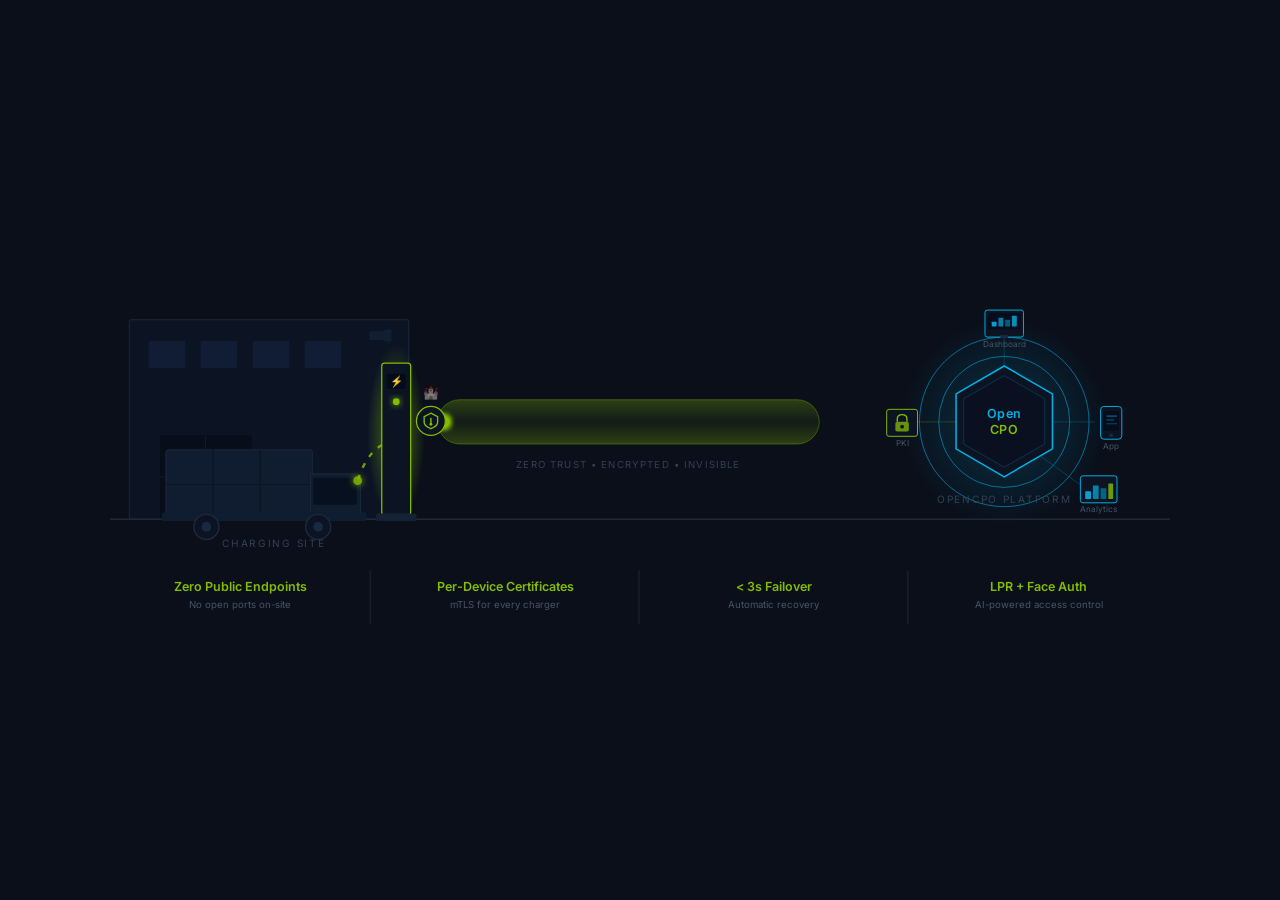
<file: architecture-diagram.html>
<!DOCTYPE html>
<html lang="en">
<head>
<meta charset="UTF-8">
<meta name="viewport" content="width=device-width, initial-scale=1.0">
<title>OpenCPO — Secure by Design</title>
<style>
@import url('https://fonts.googleapis.com/css2?family=Inter:wght@400;500;600&display=swap');
*{margin:0;padding:0;box-sizing:border-box}
body{background:#0a0f1a;display:flex;justify-content:center;align-items:center;min-height:100vh;font-family:Inter,sans-serif}
.wrap{width:100%;max-width:1100px;padding:20px}
svg{width:100%;height:auto;display:block}

@keyframes flow{
  0%  {transform:translateX(0);opacity:0}
  8%  {opacity:.9}
  92% {opacity:.9}
  100%{transform:translateX(392px);opacity:0}
}
.p1{animation:flow 3.2s  0.0s  linear infinite}
.p2{animation:flow 3.2s -0.53s linear infinite}
.p3{animation:flow 3.2s -1.07s linear infinite}
.p4{animation:flow 3.2s -1.60s linear infinite}
.p5{animation:flow 3.2s -2.13s linear infinite}
.p6{animation:flow 3.2s -2.67s linear infinite}

@keyframes chargeGlow{0%,100%{opacity:.35}50%{opacity:.85}}
.cg{animation:chargeGlow 2s ease-in-out infinite}

@keyframes cableFlow{from{stroke-dashoffset:24}to{stroke-dashoffset:0}}
.cable{stroke-dasharray:5 8;animation:cableFlow 1.3s linear infinite}

@keyframes shimmer{0%,100%{opacity:.12}50%{opacity:.3}}
.ch{animation:shimmer 4s ease-in-out infinite}

@keyframes ring1{0%,100%{opacity:.12}50%{opacity:.38}}
@keyframes ring2{0%,100%{opacity:.22}50%{opacity:.55}}
.hr1{animation:ring1 3.5s ease-in-out infinite}
.hr2{animation:ring2 3.5s ease-in-out -1.75s infinite}

@keyframes hubBreath{0%,100%{opacity:.8}50%{opacity:1}}
.hex{animation:hubBreath 3s ease-in-out infinite}

@keyframes iconGlow{0%,100%{opacity:.6}50%{opacity:1}}
.ic1{animation:iconGlow 3s ease-in-out  0.0s  infinite}
.ic2{animation:iconGlow 3s ease-in-out -0.75s infinite}
.ic3{animation:iconGlow 3s ease-in-out -1.5s  infinite}
.ic4{animation:iconGlow 3s ease-in-out -2.25s infinite}

@media(prefers-reduced-motion:reduce){
  .p1,.p2,.p3,.p4,.p5,.p6,.cg,.cable,.ch,.hr1,.hr2,.hex,.ic1,.ic2,.ic3,.ic4{animation:none!important}
}
</style>
</head>
<body>
<div class="wrap">
<svg viewBox="0 0 1100 450" xmlns="http://www.w3.org/2000/svg">
<defs>
  <radialGradient id="cGlow" cx="50%" cy="50%" r="50%">
    <stop offset="0%" stop-color="#84BD00" stop-opacity=".55"/>
    <stop offset="100%" stop-color="#84BD00" stop-opacity="0"/>
  </radialGradient>
  <radialGradient id="hGlow" cx="50%" cy="50%" r="50%">
    <stop offset="0%" stop-color="#00B0E4" stop-opacity=".22"/>
    <stop offset="100%" stop-color="#00B0E4" stop-opacity="0"/>
  </radialGradient>
  <linearGradient id="chanGrad" x1="0" y1="0" x2="0" y2="1">
    <stop offset="0%"   stop-color="#84BD00" stop-opacity=".28"/>
    <stop offset="50%"  stop-color="#84BD00" stop-opacity=".07"/>
    <stop offset="100%" stop-color="#84BD00" stop-opacity=".28"/>
  </linearGradient>
  <filter id="glow" x="-60%" y="-60%" width="220%" height="220%">
    <feGaussianBlur stdDeviation="3.5" result="b"/>
    <feMerge><feMergeNode in="b"/><feMergeNode in="SourceGraphic"/></feMerge>
  </filter>
  <clipPath id="cc">
    <rect x="340" y="173" width="396" height="46" rx="23"/>
  </clipPath>
</defs>

<!-- Background -->
<rect width="1100" height="450" fill="#0a0f1a"/>

<!-- ════════════ LEFT: CHARGING SITE ════════════ -->

<!-- Building silhouette -->
<rect x="20" y="90" width="290" height="207" fill="#0c1424" rx="2" stroke="#1e293b" stroke-width="1"/>
<!-- Windows row -->
<rect x="40" y="112" width="38" height="28" fill="#111d35" rx="1.5"/>
<rect x="94" y="112" width="38" height="28" fill="#111d35" rx="1.5"/>
<rect x="148" y="112" width="38" height="28" fill="#111d35" rx="1.5"/>
<rect x="202" y="112" width="38" height="28" fill="#111d35" rx="1.5"/>
<!-- Loading bay door -->
<rect x="52" y="210" width="95" height="87" fill="#080d1a" rx="1.5"/>
<line x1="99" y1="210" x2="99" y2="297" stroke="#111d35" stroke-width="1"/>
<line x1="52" y1="253" x2="147" y2="253" stroke="#111d35" stroke-width="1"/>

<!-- Camera (subtle, top-right corner of building) -->
<g opacity=".4" transform="translate(269,100)">
  <rect x="0" y="2" width="14" height="9" rx="1.5" fill="#1e2f4a"/>
  <polygon points="14,1 23,0 23,13 14,12" fill="#1e2f4a"/>
</g>

<!-- Ground line -->
<line x1="0" y1="297" x2="1100" y2="297" stroke="#1e293b" stroke-width="1.5"/>

<!-- ── Truck silhouette ── -->
<!-- Cargo box -->
<rect x="58" y="225" width="152" height="72" fill="#101d30" rx="2" stroke="#1e293b" stroke-width="1"/>
<!-- Cargo ribbing (vertical) -->
<line x1="107" y1="225" x2="107" y2="297" stroke="#0c1525" stroke-width="1.5"/>
<line x1="156" y1="225" x2="156" y2="297" stroke="#0c1525" stroke-width="1.5"/>
<!-- Cargo ribbing (horizontal mid) -->
<line x1="58" y1="261" x2="210" y2="261" stroke="#0c1525" stroke-width="1"/>
<!-- Cab (right side, facing right) -->
<path d="M208,250 L254,250 Q260,250 260,256 L260,297 L208,297 Z" fill="#101d30" stroke="#1e293b" stroke-width="1"/>
<!-- Windshield -->
<rect x="211" y="254" width="45" height="28" rx="1" fill="#07101e"/>
<!-- Chassis rail -->
<rect x="54" y="290" width="212" height="9" fill="#0e1d30" rx="1"/>
<!-- Wheels -->
<circle cx="100" cy="305" r="13" fill="#0c1424" stroke="#1e293b" stroke-width="1.5"/>
<circle cx="100" cy="305" r="5" fill="#182a40"/>
<circle cx="216" cy="305" r="13" fill="#0c1424" stroke="#1e293b" stroke-width="1.5"/>
<circle cx="216" cy="305" r="5" fill="#182a40"/>

<!-- ── DC Charger ── -->
<!-- Glow halo -->
<ellipse cx="297" cy="208" rx="30" ry="92" fill="url(#cGlow)" class="cg"/>
<!-- Charger body -->
<rect x="282" y="135" width="30" height="158" fill="#0c1424" rx="3" stroke="#84BD00" stroke-width="1.3"/>
<!-- Screen bezel -->
<rect x="287" y="146" width="20" height="16" rx="2" fill="#040c1c"/>
<!-- Lightning on screen -->
<text x="297" y="158" text-anchor="middle" font-size="11" fill="#84BD00" font-family="sans-serif">⚡</text>
<!-- Status indicator -->
<circle cx="297" cy="175" r="3.5" fill="#84BD00" class="cg" filter="url(#glow)"/>
<!-- Charger base plate -->
<rect x="276" y="291" width="42" height="8" fill="#152234" rx="2"/>

<!-- Charging cable (animated dashes flowing toward truck) -->
<path d="M282,220 C266,230 260,248 257,257" fill="none" stroke="#84BD00" stroke-width="2.5" class="cable" opacity=".85"/>
<!-- Plug connector -->
<circle cx="257" cy="257" r="4.5" fill="#84BD00" opacity=".85" filter="url(#glow)"/>

<!-- Site label -->
<text x="170" y="326" text-anchor="middle" font-family="Inter,sans-serif" font-size="10.5" fill="#334155" letter-spacing="1.8">CHARGING SITE</text>

<!-- ════════════ CENTER: SECURE STREAM ════════════ -->

<!-- Data channel tube -->
<rect x="340" y="173" width="396" height="46" rx="23" fill="url(#chanGrad)" class="ch"/>
<rect x="340" y="173" width="396" height="46" rx="23" fill="none" stroke="#84BD00" stroke-width="1" opacity=".38"/>

<!-- Flowing particles (clipped inside channel) -->
<g clip-path="url(#cc)">
  <circle class="p1" cx="346" cy="196" r="5.5" fill="#84BD00" filter="url(#glow)"/>
  <circle class="p2" cx="346" cy="196" r="5.5" fill="#84BD00" filter="url(#glow)"/>
  <circle class="p3" cx="346" cy="196" r="5.5" fill="#84BD00" filter="url(#glow)"/>
  <circle class="p4" cx="346" cy="196" r="5.5" fill="#84BD00" filter="url(#glow)"/>
  <circle class="p5" cx="346" cy="196" r="5.5" fill="#84BD00" filter="url(#glow)"/>
  <circle class="p6" cx="346" cy="196" r="5.5" fill="#84BD00" filter="url(#glow)"/>
</g>

<!-- Shield at channel entry -->
<g transform="translate(320,182)">
  <circle cx="13" cy="13" r="15" fill="#0c1424" stroke="#84BD00" stroke-width="1.3"/>
  <!-- Shield path -->
  <path d="M13,5 L20,8.5 L20,14.5 Q20,18.5 13,21 Q6,18.5 6,14.5 L6,8.5 Z" fill="none" stroke="#84BD00" stroke-width="1.4"/>
  <!-- Lock mark -->
  <line x1="13" y1="10.5" x2="13" y2="15" stroke="#84BD00" stroke-width="1.5" stroke-linecap="round"/>
  <circle cx="13" cy="16.5" r="1.5" fill="#84BD00"/>
</g>

<!-- Bastion label above shield -->
<text x="325" y="170" font-size="13" font-family="sans-serif" opacity=".65">🏰</text>

<!-- Stream label -->
<text x="538" y="244" text-anchor="middle" font-family="Inter,sans-serif" font-size="10" fill="#334155" letter-spacing="1.2">ZERO TRUST  •  ENCRYPTED  •  INVISIBLE</text>

<!-- ════════════ RIGHT: OPENCPO PLATFORM ════════════ -->

<!-- Radial glow -->
<circle cx="928" cy="196" r="108" fill="url(#hGlow)" class="hr1"/>
<!-- Pulse rings -->
<circle cx="928" cy="196" r="88" fill="none" stroke="#00B0E4" stroke-width=".6" class="hr1"/>
<circle cx="928" cy="196" r="68" fill="none" stroke="#00B0E4" stroke-width=".6" class="hr2"/>

<!-- Hexagon hub outer -->
<polygon points="928,138 978,167 978,224 928,253 878,224 878,167"
  fill="#0c1424" stroke="#00B0E4" stroke-width="1.6" class="hex"/>
<!-- Hexagon hub inner detail -->
<polygon points="928,148 970,172 970,219 928,243 886,219 886,172"
  fill="#080d1a" stroke="#00B0E4" stroke-width=".5" opacity=".45"/>

<!-- OpenCPO logotype in hub -->
<text x="928" y="192" text-anchor="middle" font-family="Inter,sans-serif" font-size="13" font-weight="600" fill="#00B0E4" letter-spacing=".5">Open</text>
<text x="928" y="209" text-anchor="middle" font-family="Inter,sans-serif" font-size="13" font-weight="600" fill="#84BD00" letter-spacing=".5">CPO</text>

<!-- Spoke lines to icons -->
<line x1="928" y1="138" x2="928" y2="108" stroke="#00B0E4" stroke-width=".8" opacity=".3"/>
<line x1="978" y1="196" x2="1022" y2="196" stroke="#00B0E4" stroke-width=".8" opacity=".3"/>
<line x1="966" y1="232" x2="1008" y2="262" stroke="#00B0E4" stroke-width=".8" opacity=".3"/>
<line x1="878" y1="196" x2="836" y2="196" stroke="#84BD00" stroke-width=".8" opacity=".3"/>

<!-- Dashboard icon — top -->
<g class="ic1" transform="translate(908,80)">
  <rect x="0" y="0" width="40" height="28" rx="2.5" fill="#0c1424" stroke="#00B0E4" stroke-width="1"/>
  <rect x="3" y="3" width="34" height="17" fill="#050c1c" rx="1"/>
  <!-- Mini bar chart inside screen -->
  <rect x="7"  y="12" width="5" height="5" fill="#00B0E4" rx=".5" opacity=".9"/>
  <rect x="14" y="8"  width="5" height="9" fill="#00B0E4" rx=".5" opacity=".7"/>
  <rect x="21" y="10" width="5" height="7" fill="#00B0E4" rx=".5" opacity=".5"/>
  <rect x="28" y="6"  width="5" height="11" fill="#00B0E4" rx=".5" opacity=".8"/>
  <!-- Stand -->
  <rect x="16" y="26" width="8" height="3" fill="#1e293b"/>
  <text x="20" y="38" text-anchor="middle" font-family="Inter,sans-serif" font-size="8.5" fill="#475569">Dashboard</text>
</g>

<!-- Driver App icon — right -->
<g class="ic2" transform="translate(1028,180)">
  <rect x="0" y="0" width="22" height="34" rx="3.5" fill="#0c1424" stroke="#00B0E4" stroke-width="1"/>
  <rect x="3" y="5" width="16" height="20" fill="#050c1c" rx="1"/>
  <!-- Screen content lines -->
  <line x1="6" y1="10" x2="17" y2="10" stroke="#00B0E4" stroke-width="1" opacity=".7"/>
  <line x1="6" y1="14" x2="14" y2="14" stroke="#00B0E4" stroke-width="1" opacity=".5"/>
  <line x1="6" y1="18" x2="17" y2="18" stroke="#00B0E4" stroke-width="1" opacity=".4"/>
  <circle cx="11" cy="30" r="2" fill="#182a40"/>
  <text x="11" y="44" text-anchor="middle" font-family="Inter,sans-serif" font-size="8.5" fill="#475569">App</text>
</g>

<!-- Analytics icon — bottom right -->
<g class="ic3" transform="translate(1007,252)">
  <rect x="0" y="0" width="38" height="28" rx="2.5" fill="#0c1424" stroke="#00B0E4" stroke-width="1"/>
  <!-- Bar chart bars -->
  <rect x="5"  y="16" width="6" height="8"  fill="#00B0E4" rx=".5" opacity=".9"/>
  <rect x="13" y="10" width="6" height="14" fill="#00B0E4" rx=".5" opacity=".7"/>
  <rect x="21" y="13" width="6" height="11" fill="#00B0E4" rx=".5" opacity=".5"/>
  <rect x="29" y="8"  width="5" height="16" fill="#84BD00" rx=".5" opacity=".8"/>
  <text x="19" y="38" text-anchor="middle" font-family="Inter,sans-serif" font-size="8.5" fill="#475569">Analytics</text>
</g>

<!-- PKI icon — left -->
<g class="ic4" transform="translate(806,183)">
  <rect x="0" y="0" width="32" height="28" rx="2.5" fill="#0c1424" stroke="#84BD00" stroke-width="1"/>
  <!-- Lock body -->
  <path d="M11,13 L11,10 Q11,5.5 16,5.5 Q21,5.5 21,10 L21,13" fill="none" stroke="#84BD00" stroke-width="1.4"/>
  <rect x="9" y="13" width="14" height="10" rx="2" fill="#84BD00" opacity=".75"/>
  <circle cx="16" cy="18" r="2" fill="#0c1424"/>
  <text x="16" y="38" text-anchor="middle" font-family="Inter,sans-serif" font-size="8.5" fill="#475569">PKI</text>
</g>

<!-- Platform label -->
<text x="928" y="280" text-anchor="middle" font-family="Inter,sans-serif" font-size="10.5" fill="#334155" letter-spacing="1.8">OPENCPO PLATFORM</text>

<!-- ════════════ STATS ROW ════════════ -->
<g transform="translate(0,348)">
  <!-- Separator lines -->
  <line x1="270" y1="2" x2="270" y2="58" stroke="#1e293b" stroke-width="1"/>
  <line x1="549" y1="2" x2="549" y2="58" stroke="#1e293b" stroke-width="1"/>
  <line x1="828" y1="2" x2="828" y2="58" stroke="#1e293b" stroke-width="1"/>
  <!-- Stat 1 -->
  <text x="135" y="24" text-anchor="middle" font-family="Inter,sans-serif" font-size="13" font-weight="600" fill="#84BD00">Zero Public Endpoints</text>
  <text x="135" y="41" text-anchor="middle" font-family="Inter,sans-serif" font-size="10" fill="#475569">No open ports on-site</text>
  <!-- Stat 2 -->
  <text x="410" y="24" text-anchor="middle" font-family="Inter,sans-serif" font-size="13" font-weight="600" fill="#84BD00">Per-Device Certificates</text>
  <text x="410" y="41" text-anchor="middle" font-family="Inter,sans-serif" font-size="10" fill="#475569">mTLS for every charger</text>
  <!-- Stat 3 -->
  <text x="689" y="24" text-anchor="middle" font-family="Inter,sans-serif" font-size="13" font-weight="600" fill="#84BD00">&lt; 3s Failover</text>
  <text x="689" y="41" text-anchor="middle" font-family="Inter,sans-serif" font-size="10" fill="#475569">Automatic recovery</text>
  <!-- Stat 4 -->
  <text x="964" y="24" text-anchor="middle" font-family="Inter,sans-serif" font-size="13" font-weight="600" fill="#84BD00">LPR + Face Auth</text>
  <text x="964" y="41" text-anchor="middle" font-family="Inter,sans-serif" font-size="10" fill="#475569">AI-powered access control</text>
</g>

</svg>
</div>
</body>
</html>
</file>
